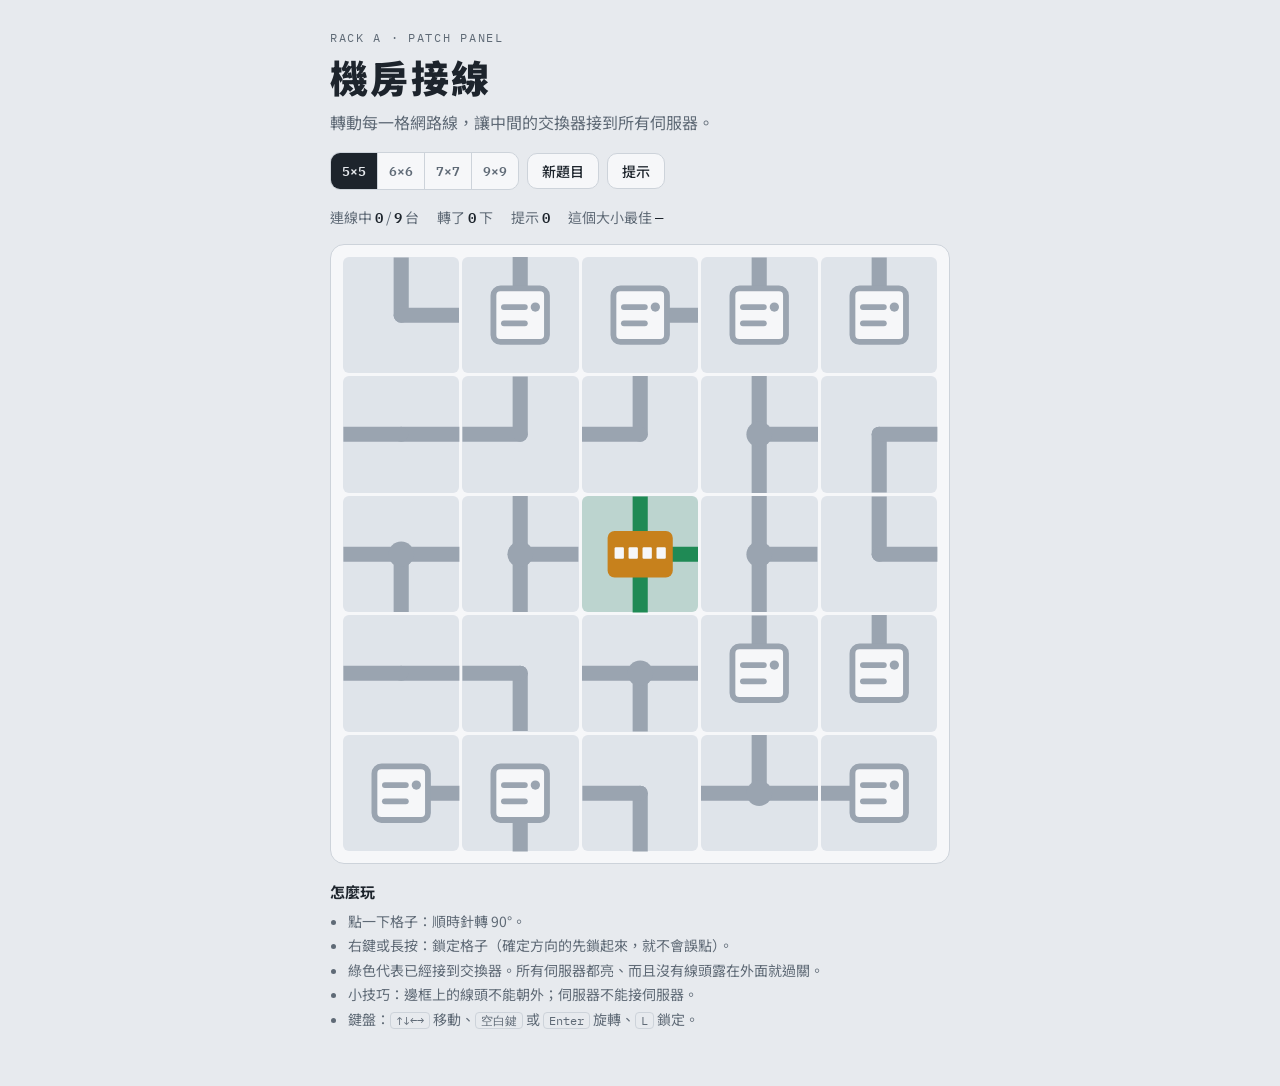
<file: 機房接線.html>
<!doctype html>
<html lang="zh-Hant">
<head>
<meta charset="utf-8">
<meta name="viewport" content="width=device-width, initial-scale=1, viewport-fit=cover">
<title>機房接線</title>
<link rel="preconnect" href="https://fonts.googleapis.com">
<link rel="stylesheet" href="https://fonts.googleapis.com/css2?family=Noto+Sans+TC:wght@400;500;700;900&family=IBM+Plex+Mono:wght@500;600&display=swap">
<style>
/* 版面：上面工具列＋狀態，中間正方形機櫃面板，下面規則。像機房的配線架。 */
:root{
  --bg:#e7eaee; --panel:#f6f7f9; --ink:#1d242c; --mute:#5f6a76; --line:#cdd3da;
  --tile:#dfe4ea; --wire:#9aa4b0; --live:#1f8a55; --live-glow:rgba(31,138,85,.18);
  --switch:#c7811c; --lock:#3a5a8c; --hl:rgba(58,90,140,.12);
  --sans:"Noto Sans TC","PingFang TC","Microsoft JhengHei",system-ui,sans-serif;
  --mono:"IBM Plex Mono",ui-monospace,Menlo,monospace;
}
@media (prefers-color-scheme: dark){:root:not([data-theme="light"]){
  --bg:#12161b; --panel:#1a2027; --ink:#e3e8ee; --mute:#94a0ad; --line:#2c343e;
  --tile:#212831; --wire:#55606c; --live:#4fd88f; --live-glow:rgba(79,216,143,.16);
  --switch:#f0a943; --lock:#8fb3ea; --hl:rgba(143,179,234,.14); color-scheme:dark}}
:root[data-theme="dark"]{
  --bg:#12161b; --panel:#1a2027; --ink:#e3e8ee; --mute:#94a0ad; --line:#2c343e;
  --tile:#212831; --wire:#55606c; --live:#4fd88f; --live-glow:rgba(79,216,143,.16);
  --switch:#f0a943; --lock:#8fb3ea; --hl:rgba(143,179,234,.14); color-scheme:dark}
[hidden]{display:none!important}
body{background:var(--bg);color:var(--ink);font-family:var(--sans);line-height:1.6}
.wrap{max-width:620px;margin:0 auto;padding-block:28px 56px;
  padding-left:max(16px,env(safe-area-inset-left,0px));padding-right:max(16px,env(safe-area-inset-right,0px));
  display:grid;gap:16px}
header .eyebrow{font-family:var(--mono);font-size:12px;letter-spacing:.14em;color:var(--mute)}
header h1{margin:0;font-size:clamp(28px,6vw,38px);font-weight:900;letter-spacing:.06em;text-wrap:balance}
header p{margin:2px 0 0;color:var(--mute)}
.tools{display:flex;flex-wrap:wrap;gap:8px;align-items:center}
.seg{display:flex;border:1px solid var(--line);border-radius:10px;overflow:hidden}
.seg button{appearance:none;border:0;background:var(--panel);color:var(--mute);font:600 13px var(--mono);padding:7px 11px;cursor:pointer}
.seg button+button{border-left:1px solid var(--line)}
.seg button[aria-pressed="true"]{background:var(--ink);color:var(--bg)}
.btn{appearance:none;border:1px solid var(--line);background:var(--panel);color:var(--ink);border-radius:10px;padding:7px 14px;font:500 14px var(--sans);cursor:pointer}
.btn:hover{border-color:var(--mute)}
button:focus-visible{outline:3px solid var(--lock);outline-offset:2px}
.status{display:flex;flex-wrap:wrap;gap:4px 18px;font-size:14px;color:var(--mute)}
.status b{font-family:var(--mono);color:var(--ink);font-weight:600;font-variant-numeric:tabular-nums}
.rack{background:var(--panel);border:1px solid var(--line);border-radius:14px;padding:12px;position:relative}
.board{display:grid;gap:3px;width:100%;aspect-ratio:1;max-width:100%}
.tile{appearance:none;border:0;padding:0;margin:0;background:var(--tile);border-radius:6px;cursor:pointer;position:relative;min-width:0;
  touch-action:manipulation;-webkit-tap-highlight-color:transparent}
.tile:hover{box-shadow:inset 0 0 0 2px var(--line)}
.tile.locked{background:var(--hl);box-shadow:inset 0 0 0 2px var(--lock)}
.tile.lit{background:color-mix(in srgb,var(--tile) 82%,var(--live) 18%)}
.tile.locked.lit{background:color-mix(in srgb,var(--hl) 70%,var(--live) 18%)}
.tile svg{position:absolute;inset:0;width:100%;height:100%;transition:transform .16s ease-out}
.tile svg.ic{transition:none}
.tile .w{stroke:var(--wire);stroke-width:13;stroke-linecap:round;fill:none}
.tile.lit .w{stroke:var(--live)}
.tile .hub{fill:var(--wire)}
.tile.lit .hub{fill:var(--live)}
.tile .srv{fill:var(--panel);stroke:var(--wire);stroke-width:5}
.tile.lit .srv{stroke:var(--live)}
.tile .led{fill:var(--wire)}
.tile.lit .led{fill:var(--live)}
.tile .sw{fill:var(--switch)}
.tile .swp{fill:var(--panel)}
.done .tile{cursor:default}
.win{position:absolute;inset:12px;display:grid;place-items:center;pointer-events:none}
.win .card{pointer-events:auto;background:var(--panel);border:1px solid var(--line);border-radius:14px;padding:18px 22px;text-align:center;
  box-shadow:0 12px 40px rgba(0,0,0,.18);display:grid;gap:6px;max-width:90%}
.win h2{margin:0;font-size:22px}
.win p{margin:0;color:var(--mute);font-size:14px}
.win .btn{justify-self:center;margin-top:6px;background:var(--live);color:var(--panel);border-color:var(--live);font-weight:700}
.rules{font-size:14px;color:var(--mute);display:grid;gap:4px}
.rules h2{font-size:15px;color:var(--ink);margin:0 0 2px}
.rules ul{margin:0;padding-left:18px;display:grid;gap:2px}
.kbd{font-family:var(--mono);font-size:12px;border:1px solid var(--line);border-radius:4px;padding:0 5px}
@media (prefers-reduced-motion: reduce){.tile svg{transition:none}}
</style>
<style>body{margin:0}</style>
</head>
<body>

<div class="wrap">
  <header>
    <div class="eyebrow">RACK A · PATCH PANEL</div>
    <h1>機房接線</h1>
    <p>轉動每一格網路線，讓中間的交換器接到所有伺服器。</p>
  </header>

  <div class="tools">
    <div class="seg" id="sizes" role="group" aria-label="大小">
      <button type="button" data-n="5">5×5</button><button type="button" data-n="6">6×6</button><button type="button" data-n="7">7×7</button><button type="button" data-n="9">9×9</button>
    </div>
    <button class="btn" id="newBtn" type="button">新題目</button>
    <button class="btn" id="hintBtn" type="button">提示</button>
  </div>

  <div class="status" aria-live="polite">
    <span>連線中 <b id="sOn">0</b> / <b id="sAll">0</b> 台</span>
    <span>轉了 <b id="sMoves">0</b> 下</span>
    <span>提示 <b id="sHints">0</b></span>
    <span>這個大小最佳 <b id="sBest">—</b></span>
  </div>

  <div class="rack">
    <div class="board" id="board"></div>
    <div class="win" id="win" hidden>
      <div class="card">
        <h2>全部連線 ✓</h2>
        <p id="winText"></p>
        <button class="btn" id="againBtn" type="button">下一題</button>
      </div>
    </div>
  </div>

  <section class="rules">
    <h2>怎麼玩</h2>
    <ul>
      <li>點一下格子：順時針轉 90°。</li>
      <li>右鍵或長按：鎖定格子（確定方向的先鎖起來，就不會誤點）。</li>
      <li>綠色代表已經接到交換器。所有伺服器都亮、而且沒有線頭露在外面就過關。</li>
      <li>小技巧：邊框上的線頭不能朝外；伺服器不能接伺服器。</li>
      <li>鍵盤：<span class="kbd">↑↓←→</span> 移動、<span class="kbd">空白鍵</span> 或 <span class="kbd">Enter</span> 旋轉、<span class="kbd">L</span> 鎖定。</li>
    </ul>
  </section>
</div>

<script>
(()=>{
const $=id=>document.getElementById(id);
const N=1,E=2,S=4,W=8, DIRS=[[N,0,-1,S],[E,1,0,W],[S,0,1,N],[W,-1,0,E]];
const rot=m=>((m<<1)|(m>>3))&15;
const ls={get(k,d){try{const v=localStorage.getItem(k);return v===null?d:JSON.parse(v)}catch(e){return d}},
          set(k,v){try{localStorage.setItem(k,JSON.stringify(v))}catch(e){}}};

let n=ls.get('netSize',5), sol=[], cur=[], turns=[], locked=[], moves=0, hints=0, solved=false, cx=0, cy=0;

/* 產生題目：從中間的交換器長出一棵隨機樹，葉子是伺服器 */
function generate(){
  const T=n*n; sol=new Array(T).fill(0);
  cx=Math.floor(n/2); cy=Math.floor(n/2);
  const inT=new Array(T).fill(false); inT[cy*n+cx]=true;
  const deg=new Array(T).fill(0);
  let frontier=[]; const addF=i=>{const x=i%n,y=(i/n)|0;
    for(const [b,dx,dy,o] of DIRS){const nx=x+dx,ny=y+dy;if(nx<0||ny<0||nx>=n||ny>=n)continue;const j=ny*n+nx;if(!inT[j])frontier.push([i,j,b,o])}};
  addF(cy*n+cx);
  let count=1;
  while(count<T){
    frontier=frontier.filter(f=>!inT[f[1]]);
    // 偏好不要長出十字路口
    let cand=frontier.filter(f=>deg[f[0]]<3);
    if(!cand.length)cand=frontier;
    const [i,j,b,o]=cand[Math.floor(Math.random()*cand.length)];
    sol[i]|=b; sol[j]|=o; deg[i]++; deg[j]++; inT[j]=true; count++; addF(j);
  }
  cur=sol.slice(); turns=new Array(T).fill(0); locked=new Array(T).fill(false);
  for(let i=0;i<T;i++){
    let r=Math.floor(Math.random()*4);
    const m=sol[i]; if(m===5||m===10) r=r%2||1; // 直線轉 180° 等於沒轉
    for(let k=0;k<r;k++)cur[i]=rot(cur[i]);
    turns[i]=r;
  }
  if(isSolved())return generate();
  moves=0;hints=0;solved=false;
}

/* 從交換器開始找接得上的格子 */
function powered(){
  const lit=new Array(n*n).fill(false), st=[cy*n+cx]; lit[st[0]]=true;
  while(st.length){const i=st.pop(),x=i%n,y=(i/n)|0;
    for(const [b,dx,dy,o] of DIRS){if(!(cur[i]&b))continue;const nx=x+dx,ny=y+dy;
      if(nx<0||ny<0||nx>=n||ny>=n)continue;const j=ny*n+nx;
      if((cur[j]&o)&&!lit[j]){lit[j]=true;st.push(j)}}}
  return lit;
}
function isSolved(){
  for(let i=0;i<n*n;i++){const x=i%n,y=(i/n)|0;
    for(const [b,dx,dy,o] of DIRS){if(!(cur[i]&b))continue;const nx=x+dx,ny=y+dy;
      if(nx<0||ny<0||nx>=n||ny>=n)return false;if(!(cur[ny*n+nx]&o))return false}}
  return powered().every(Boolean);
}

/* 畫格子：畫「正確方向」的形狀，再用 CSS 旋轉到目前角度 */
function svgFor(i){
  const m=sol[i], isSw=i===cy*n+cx, d=[(m&N)&&1,(m&E)&&1,(m&S)&&1,(m&W)&&1].reduce((a,b)=>a+b,0), leaf=d===1&&!isSw;
  let p='';
  const end={[N]:'50,0',[E]:'100,50',[S]:'50,100',[W]:'0,50'};
  for(const b of [N,E,S,W]) if(m&b) p+=`<line class="w" x1="50" y1="50" x2="${end[b].split(',')[0]}" y2="${end[b].split(',')[1]}"/>`;
  // 交換器和伺服器的圖示放在不會轉的那一層，永遠是正的
  let icon='';
  if(isSw) icon=`<rect class="sw" x="22" y="30" width="56" height="40" rx="6"/>`+[32,44,56,68].map(x=>`<rect class="swp" x="${x-4}" y="44" width="8" height="10" rx="1"/>`).join('');
  else if(leaf) icon=`<rect class="srv" x="27" y="27" width="46" height="46" rx="6"/><line class="w" x1="36" y1="43" x2="54" y2="43" style="stroke-width:5"/><line class="w" x1="36" y1="57" x2="54" y2="57" style="stroke-width:5"/><circle class="led" cx="63" cy="43" r="4"/>`;
  else if(d>=3) p+=`<circle class="hub" cx="50" cy="50" r="11"/>`;
  return `<svg viewBox="0 0 100 100" aria-hidden="true">${p}</svg>`+(icon?`<svg class="ic" viewBox="0 0 100 100" aria-hidden="true">${icon}</svg>`:'');
}
// 每格要轉回正確方向還差幾下；畫面角度 = -(差的步數) × 90°
let shown=[];
function build(){
  const b=$('board'); b.style.gridTemplateColumns=`repeat(${n},minmax(0,1fr))`;
  b.innerHTML=''; shown=[]; focusI=cy*n+cx;
  for(let i=0;i<n*n;i++){
    const t=document.createElement('button');t.type='button';t.className='tile';t.dataset.i=i;
    t.setAttribute('aria-label',`第 ${((i/n)|0)+1} 列第 ${i%n+1} 格`);
    t.innerHTML=svgFor(i); t.tabIndex=i===cy*n+cx?0:-1; b.appendChild(t);
    shown[i]=turns[i]*90;
    t.firstChild.style.transform=`rotate(${shown[i]}deg)`;
  }
  $('win').hidden=true; b.parentElement.classList.remove('done');
  document.querySelectorAll('#sizes button').forEach(x=>x.setAttribute('aria-pressed',+x.dataset.n===n));
  $('sBest').textContent=ls.get('netBest'+n,null)??'—';
  refresh();
}
function refresh(){
  const lit=powered(); let on=0,all=0;
  [...$('board').children].forEach((t,i)=>{
    t.classList.toggle('lit',lit[i]); t.classList.toggle('locked',locked[i]);
    const d=[N,E,S,W].filter(b=>sol[i]&b).length;
    if(d===1&&i!==cy*n+cx){all++;if(lit[i])on++}
  });
  $('sOn').textContent=on;$('sAll').textContent=all;$('sMoves').textContent=moves;$('sHints').textContent=hints;
  if(!solved&&isSolved())win();
}
function turn(i){
  if(solved||locked[i])return;
  cur[i]=rot(cur[i]); turns[i]=(turns[i]+1)%4; moves++;
  shown[i]+=90; $('board').children[i].firstChild.style.transform=`rotate(${shown[i]}deg)`;
  refresh();
}
function toggleLock(i){ if(solved)return; locked[i]=!locked[i]; refresh(); }
function win(){
  solved=true; $('board').parentElement.classList.add('done');
  const key='netBest'+n, best=ls.get(key,null);
  let msg=`${n}×${n} · 轉了 ${moves} 下`+(hints?` · 用了 ${hints} 次提示`:'');
  if(!hints&&(best===null||moves<best)){ls.set(key,moves);msg+=' · 新紀錄！';$('sBest').textContent=moves}
  $('winText').textContent=msg; $('win').hidden=false; $('againBtn').focus({preventScroll:true});
  locked.fill(false); [...$('board').children].forEach(t=>t.classList.remove('locked'));
}
function hint(){
  if(solved)return;
  // 找一格方向不對的（包含被鎖錯的），轉正並鎖住
  const bad=[];for(let i=0;i<n*n;i++)if(cur[i]!==sol[i])bad.push(i);
  if(!bad.length)return;
  const i=bad[Math.floor(Math.random()*bad.length)];
  while(cur[i]!==sol[i]){cur[i]=rot(cur[i]);turns[i]=(turns[i]+1)%4;shown[i]+=90}
  $('board').children[i].firstChild.style.transform=`rotate(${shown[i]}deg)`;
  locked[i]=true; hints++; refresh();
}

/* 操作：點擊旋轉、右鍵／長按鎖定 */
const board=$('board'); let press=null, skipClick=false;
board.addEventListener('pointerdown',e=>{const t=e.target.closest('.tile');if(!t||e.button!==0)return;
  skipClick=false; press=setTimeout(()=>{skipClick=true;toggleLock(+t.dataset.i)},450)});
['pointerup','pointerleave','pointercancel'].forEach(ev=>board.addEventListener(ev,()=>clearTimeout(press)));
board.addEventListener('click',e=>{const t=e.target.closest('.tile');if(!t)return;if(skipClick){skipClick=false;return}turn(+t.dataset.i)});
board.addEventListener('contextmenu',e=>{const t=e.target.closest('.tile');if(!t)return;e.preventDefault();clearTimeout(press);toggleLock(+t.dataset.i)});
// 方向鍵在格子之間移動（只有目前那格可以 Tab 進來）
let focusI=0;
function focusTile(i){const tiles=$('board').children;if(!tiles[i])return;
  tiles[focusI]&&(tiles[focusI].tabIndex=-1);focusI=i;tiles[i].tabIndex=0;tiles[i].focus({preventScroll:false})}
const MOVES={ArrowUp:[0,-1],ArrowDown:[0,1],ArrowLeft:[-1,0],ArrowRight:[1,0]};
board.addEventListener('keydown',e=>{const t=e.target.closest('.tile');if(!t)return;
  const i=+t.dataset.i;
  if(e.key==='l'||e.key==='L'){e.preventDefault();toggleLock(i);return}
  const m=MOVES[e.key];if(!m)return;e.preventDefault();
  const x=Math.min(n-1,Math.max(0,i%n+m[0])),y=Math.min(n-1,Math.max(0,((i/n)|0)+m[1]));
  focusTile(y*n+x)});
board.addEventListener('focusin',e=>{const t=e.target.closest('.tile');if(t&&+t.dataset.i!==focusI)focusTile(+t.dataset.i)});
document.addEventListener('keydown',e=>{
  if(!MOVES[e.key]||e.target.closest?.('#board')||e.altKey||e.ctrlKey||e.metaKey)return;
  if(solved)return;e.preventDefault();focusTile(focusI)});

$('sizes').addEventListener('click',e=>{const b=e.target.closest('button');if(!b)return;n=+b.dataset.n;ls.set('netSize',n);generate();build()});
$('newBtn').addEventListener('click',()=>{generate();build()});
$('againBtn').addEventListener('click',()=>{generate();build()});
$('hintBtn').addEventListener('click',hint);

if(![5,6,7,9].includes(n))n=5;
generate();build();
})();
</script>

</body>
</html>
</file>
